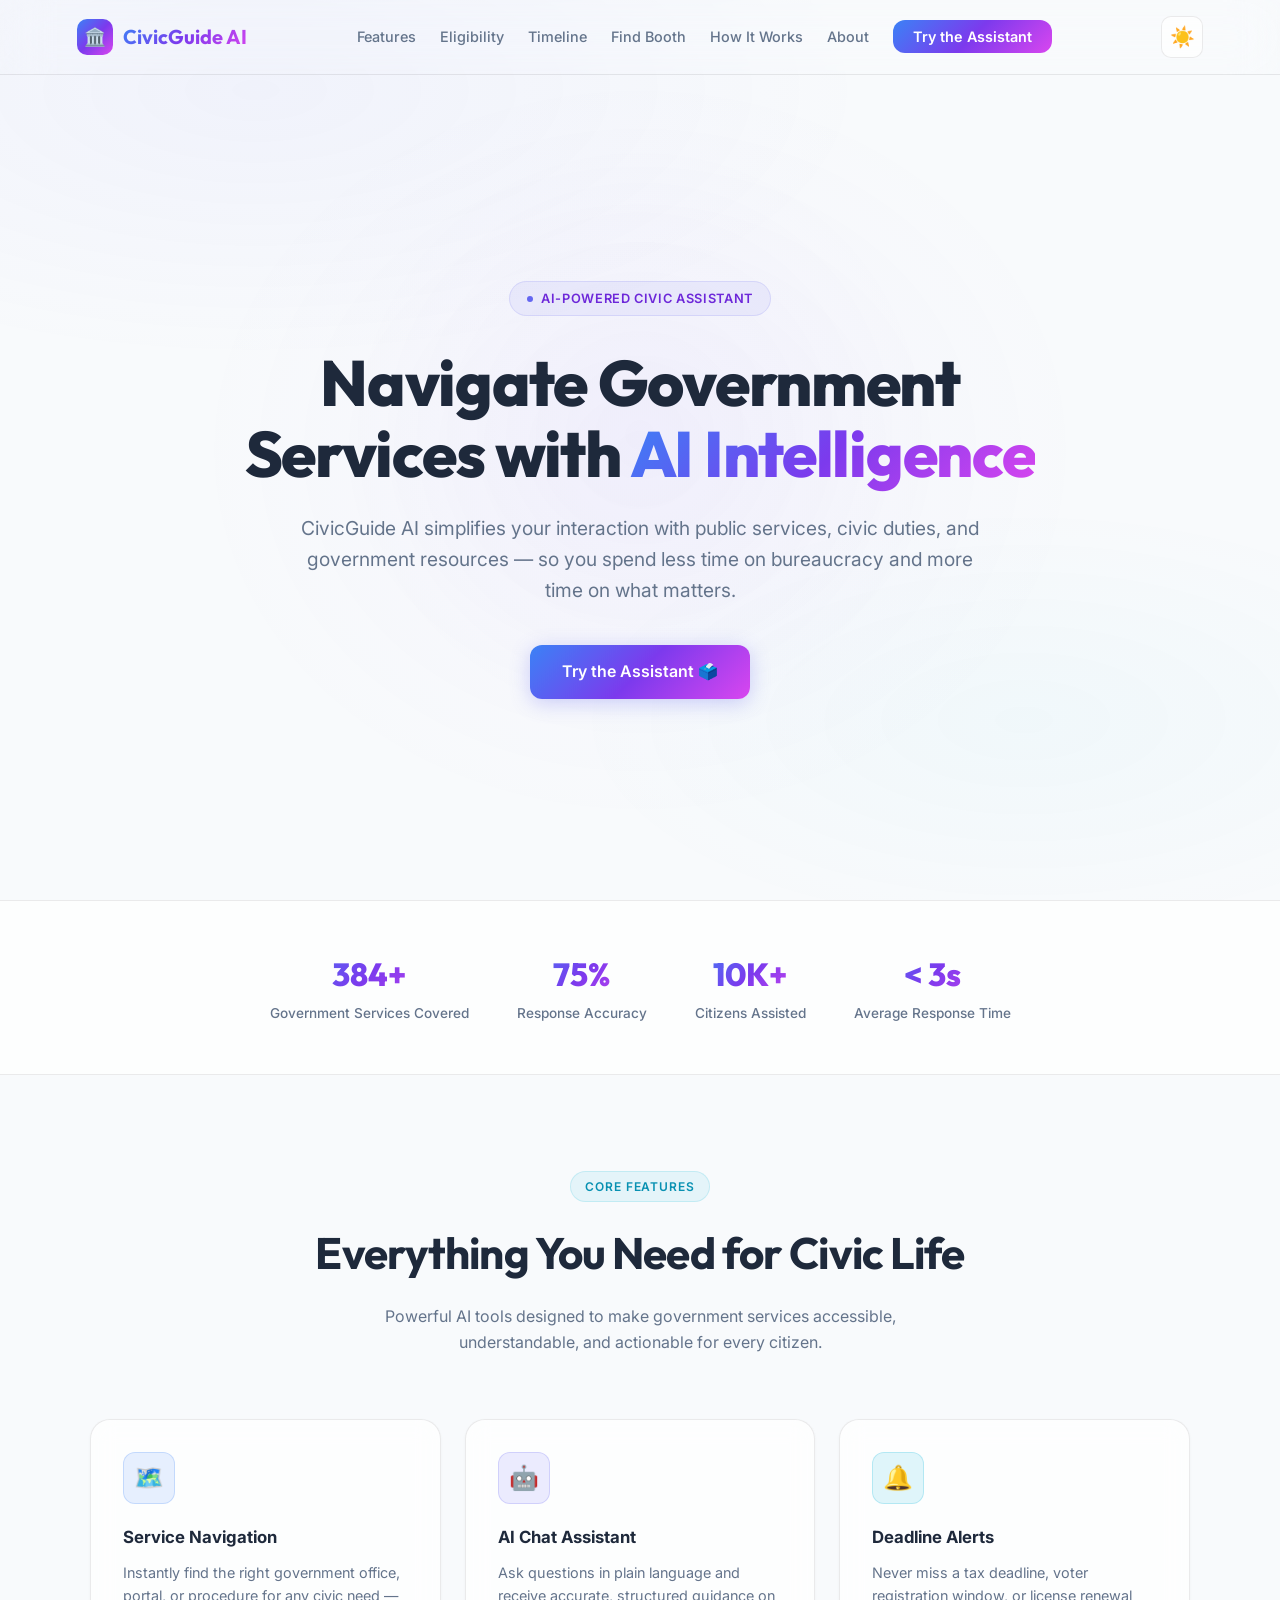
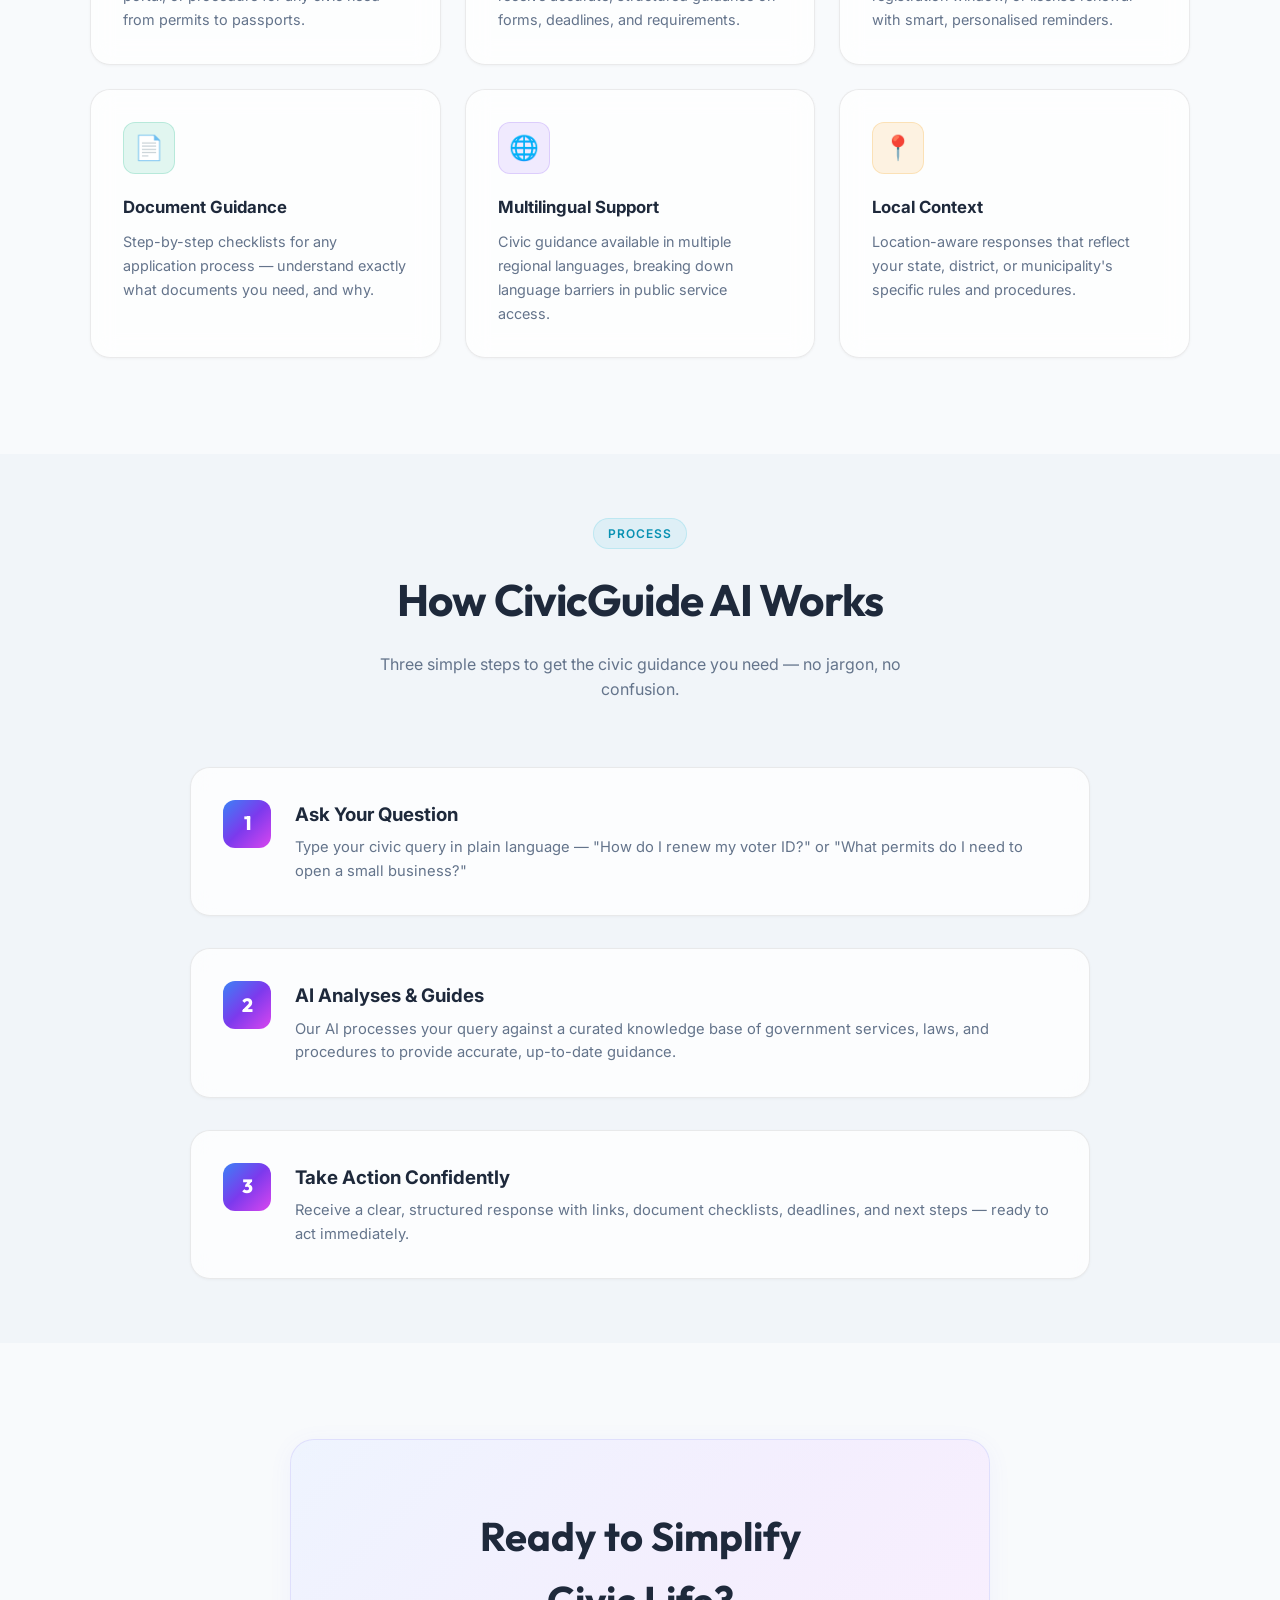
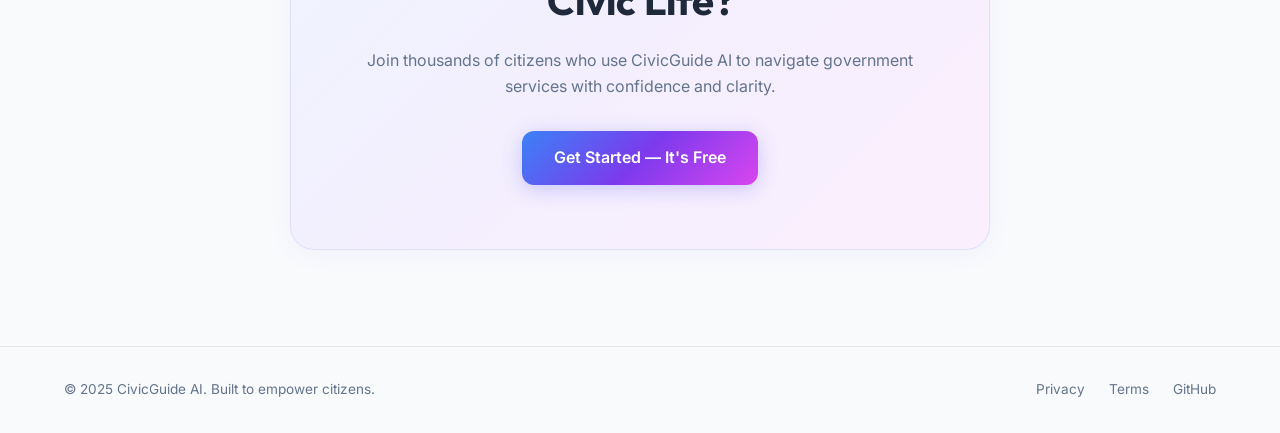
<file: frontend/index.html>
<!DOCTYPE html>
<html lang="en">
<head>
  <meta charset="UTF-8" />
  <meta name="viewport" content="width=device-width, initial-scale=1.0" />
  <meta name="description" content="CivicGuide AI — Your intelligent assistant for navigating government services, civic duties, and public resources with ease." />
  <meta name="theme-color" content="#0a0e1a" />
  <title>CivicGuide AI — Navigate Civic Life Intelligently</title>
  <link rel="stylesheet" href="css/style.css" />
</head>
<body>

  <!-- ── Navbar ─────────────────────────────────────────── -->
  <nav class="navbar">
    <a href="#" class="navbar-brand">
      <div class="brand-icon" aria-hidden="true">🏛️</div>
      <span class="brand-name">CivicGuide AI</span>
    </a>
    <ul class="navbar-links">
      <li><a href="#features">Features</a></li>
      <li><a href="eligibility.html">Eligibility</a></li>
      <li><a href="timeline.html">Timeline</a></li>
      <li><a href="booths.html">Find Booth</a></li>
      <li><a href="#how-it-works">How It Works</a></li>
      <li><a href="#about">About</a></li>
      <li><a href="chat.html" class="btn-nav" id="nav-cta">Try the Assistant</a></li>
    </ul>
    <div style="display: flex; align-items: center; gap: 1rem;">
      <button class="theme-toggle" id="theme-toggle" aria-label="Toggle theme">
        <span class="icon-sun">☀️</span>
        <span class="icon-moon">🌙</span>
      </button>
      <button class="mobile-menu-btn" id="mobile-menu-btn" aria-label="Toggle menu" aria-expanded="false">☰</button>
    </div>
  </nav>

  <!-- ── Main Content ────────────────────────────────────── -->
  <main>
    <!-- ── Hero ───────────────────────────────────────────── -->
  <section class="hero" id="home">
    <div class="hero-content">
      <div class="hero-badge">
        <span class="badge-dot"></span>
        AI-Powered Civic Assistant
      </div>
      <h1 class="hero-title">
        Navigate Government<br />
        Services with <span class="gradient-text">AI Intelligence</span>
      </h1>
      <p class="hero-description">
        CivicGuide AI simplifies your interaction with public services, civic duties,
        and government resources — so you spend less time on bureaucracy and more
        time on what matters.
      </p>
      <div class="hero-actions">
        <a href="chat.html" class="btn-primary" id="hero-cta-primary">
          Try the Assistant 🗳️
        </a>

      </div>
    </div>
  </section>

  <!-- ── Stats Bar ─────────────────────────────────────── -->
  <div class="stats-bar">
    <div class="stat-item">
      <span class="stat-number" id="stat-services">500+</span>
      <span class="stat-label">Government Services Covered</span>
    </div>
    <div class="stat-item">
      <span class="stat-number" id="stat-accuracy">98%</span>
      <span class="stat-label">Response Accuracy</span>
    </div>
    <div class="stat-item">
      <span class="stat-number" id="stat-users">10K+</span>
      <span class="stat-label">Citizens Assisted</span>
    </div>
    <div class="stat-item">
      <span class="stat-number" id="stat-time">< 3s</span>
      <span class="stat-label">Average Response Time</span>
    </div>
  </div>

  <!-- ── Features Section ──────────────────────────────── -->
  <section class="section" id="features">
    <div class="section-header reveal">
      <div class="section-tag">Core Features</div>
      <h2 class="section-title">Everything You Need for Civic Life</h2>
      <p class="section-subtitle">
        Powerful AI tools designed to make government services accessible,
        understandable, and actionable for every citizen.
      </p>
    </div>

    <div class="features-grid">
      <div class="feature-card reveal" id="feature-guide">
        <div class="feature-icon icon-blue" aria-hidden="true">🗺️</div>
        <h3 class="feature-title">Service Navigation</h3>
        <p class="feature-desc">
          Instantly find the right government office, portal, or procedure for any
          civic need — from permits to passports.
        </p>
      </div>

      <div class="feature-card reveal" id="feature-ai-chat">
        <div class="feature-icon icon-indigo" aria-hidden="true">🤖</div>
        <h3 class="feature-title">AI Chat Assistant</h3>
        <p class="feature-desc">
          Ask questions in plain language and receive accurate, structured guidance
          on forms, deadlines, and requirements.
        </p>
      </div>

      <div class="feature-card reveal" id="feature-alerts">
        <div class="feature-icon icon-cyan" aria-hidden="true">🔔</div>
        <h3 class="feature-title">Deadline Alerts</h3>
        <p class="feature-desc">
          Never miss a tax deadline, voter registration window, or license renewal
          with smart, personalised reminders.
        </p>
      </div>

      <div class="feature-card reveal" id="feature-docs">
        <div class="feature-icon icon-emerald" aria-hidden="true">📄</div>
        <h3 class="feature-title">Document Guidance</h3>
        <p class="feature-desc">
          Step-by-step checklists for any application process — understand exactly
          what documents you need, and why.
        </p>
      </div>

      <div class="feature-card reveal" id="feature-multilang">
        <div class="feature-icon icon-violet" aria-hidden="true">🌐</div>
        <h3 class="feature-title">Multilingual Support</h3>
        <p class="feature-desc">
          Civic guidance available in multiple regional languages, breaking down
          language barriers in public service access.
        </p>
      </div>

      <div class="feature-card reveal" id="feature-local">
        <div class="feature-icon icon-amber" aria-hidden="true">📍</div>
        <h3 class="feature-title">Local Context</h3>
        <p class="feature-desc">
          Location-aware responses that reflect your state, district, or municipality's
          specific rules and procedures.
        </p>
      </div>
    </div>
  </section>

  <!-- ── How It Works ──────────────────────────────────── -->
  <section class="section how-it-works" id="how-it-works">
    <div class="section-header reveal">
      <div class="section-tag">Process</div>
      <h2 class="section-title">How CivicGuide AI Works</h2>
      <p class="section-subtitle">
        Three simple steps to get the civic guidance you need — no jargon, no confusion.
      </p>
    </div>

    <div class="steps-container">
      <div class="step-card reveal" id="step-1">
        <div class="step-number">1</div>
        <div class="step-content">
          <h3>Ask Your Question</h3>
          <p>
            Type your civic query in plain language — "How do I renew my voter ID?"
            or "What permits do I need to open a small business?"
          </p>
        </div>
      </div>

      <div class="step-card reveal" id="step-2">
        <div class="step-number">2</div>
        <div class="step-content">
          <h3>AI Analyses &amp; Guides</h3>
          <p>
            Our AI processes your query against a curated knowledge base of government
            services, laws, and procedures to provide accurate, up-to-date guidance.
          </p>
        </div>
      </div>

      <div class="step-card reveal" id="step-3">
        <div class="step-number">3</div>
        <div class="step-content">
          <h3>Take Action Confidently</h3>
          <p>
            Receive a clear, structured response with links, document checklists,
            deadlines, and next steps — ready to act immediately.
          </p>
        </div>
      </div>
    </div>
  </section>

  <!-- ── CTA Section ────────────────────────────────────── -->
  <section class="cta-section" id="about">
    <div class="cta-card reveal">
      <h2>Ready to Simplify<br />Civic Life?</h2>
      <p>
        Join thousands of citizens who use CivicGuide AI to navigate
        government services with confidence and clarity.
      </p>
      <a href="chat.html" class="btn-primary" id="cta-main">
        Get Started — It's Free
      </a>
    </div>
  </section>
  </main>

  <!-- ── Footer ─────────────────────────────────────────── -->
  <footer>
    <span class="footer-copy">© 2025 CivicGuide AI. Built to empower citizens.</span>
    <div class="footer-links">
      <a href="#">Privacy</a>
      <a href="#">Terms</a>
      <a href="#">GitHub</a>
    </div>
  </footer>

  <script src="js/theme.js"></script>
  <script src="js/main.js"></script>
</body>
</html>
</file>
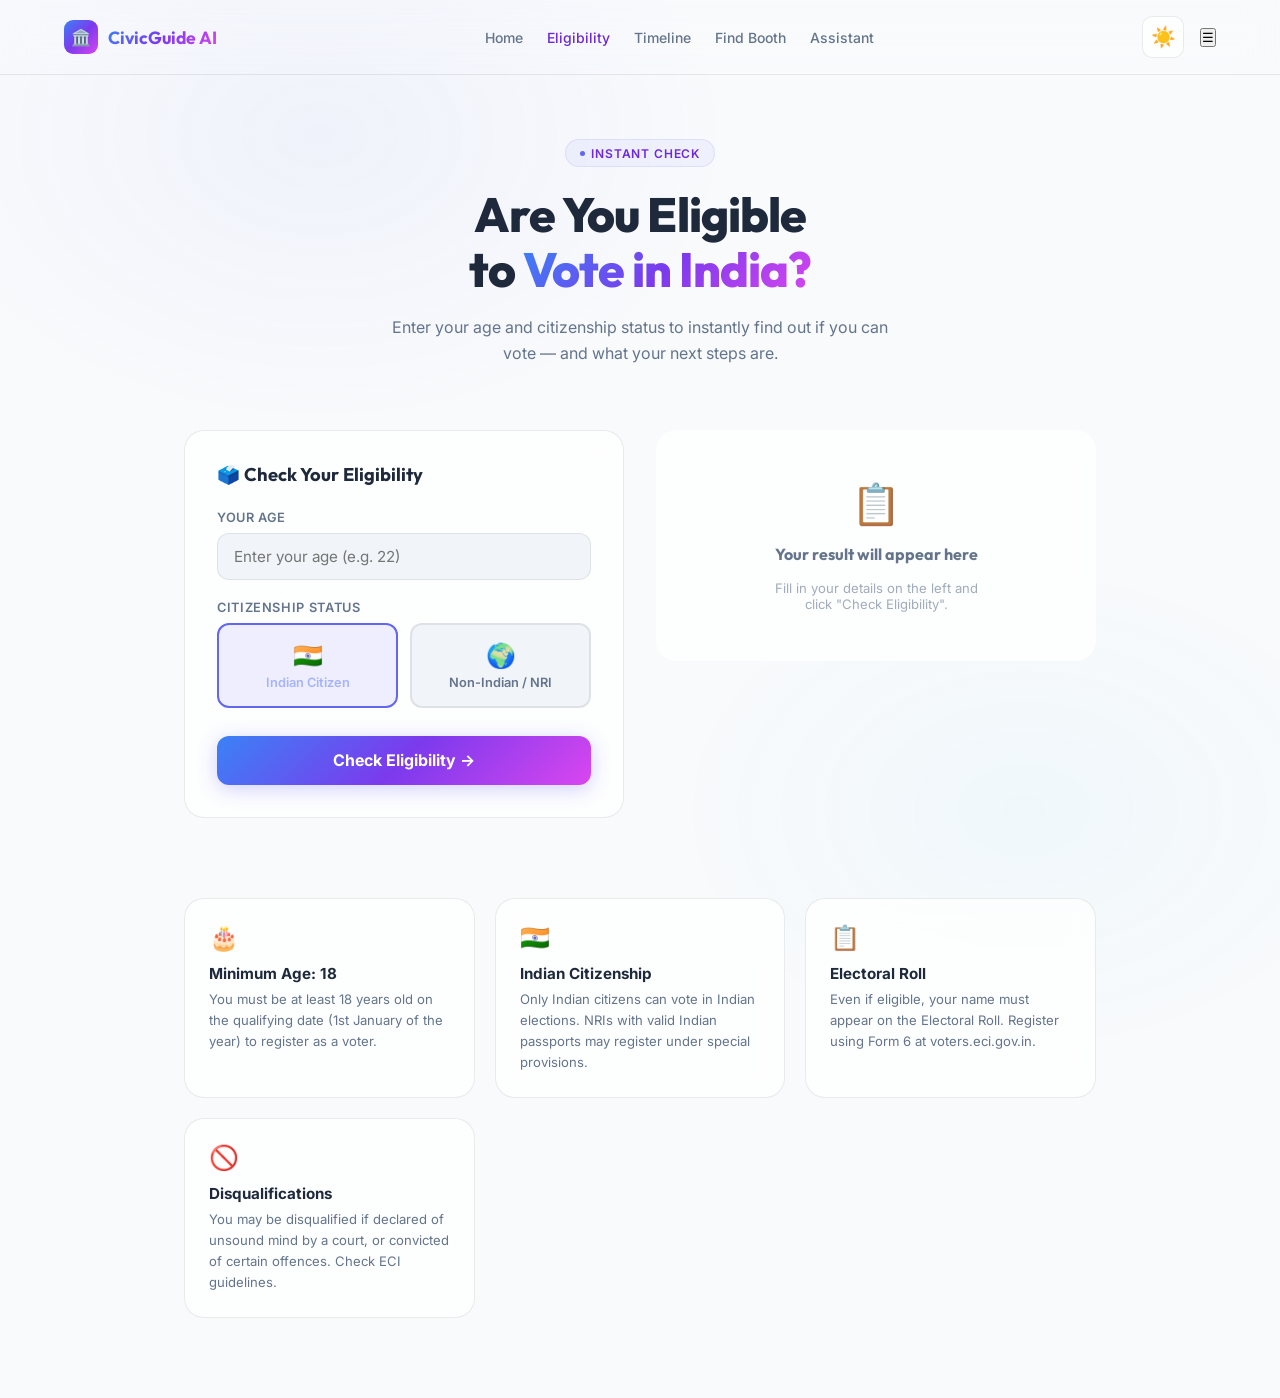
<file: frontend/eligibility.html>
<!DOCTYPE html>
<html lang="en">
<head>
  <meta charset="UTF-8" />
  <meta name="viewport" content="width=device-width, initial-scale=1.0" />
  <meta name="description" content="CivicGuide AI — Check your voter eligibility for Indian elections instantly." />
  <title>Voter Eligibility Checker — CivicGuide AI</title>
  <link rel="stylesheet" href="css/eligibility.css" />
</head>
<body>

  <!-- Navbar -->
  <nav class="navbar">
    <a href="index.html" class="navbar-brand">
      <div class="brand-icon" aria-hidden="true">🏛️</div>
      <span class="brand-name">CivicGuide AI</span>
    </a>
    <ul class="navbar-links">
      <li><a href="index.html">Home</a></li>
      <li><a href="eligibility.html" class="active" aria-current="page">Eligibility</a></li>
      <li><a href="timeline.html">Timeline</a></li>
      <li><a href="booths.html">Find Booth</a></li>
      <li><a href="chat.html">Assistant</a></li>
    </ul>
    <div style="display: flex; align-items: center; gap: 1rem;">
      <button class="theme-toggle" id="theme-toggle" aria-label="Toggle theme">
        <span class="icon-sun">☀️</span>
        <span class="icon-moon">🌙</span>
      </button>
      <button class="mobile-menu-btn" id="mobile-menu-btn" aria-label="Toggle menu" aria-expanded="false">☰</button>
    </div>
  </nav>

  <!-- Page Header -->
  <header class="page-header">
    <div class="page-tag">
      <span class="page-tag-dot"></span>
      Instant Check
    </div>
    <h1 class="page-title">
      Are You Eligible<br />to <span class="gradient-text">Vote in India?</span>
    </h1>
    <p class="page-subtitle">
      Enter your age and citizenship status to instantly find out if you can vote —
      and what your next steps are.
    </p>
  </header>

  <!-- Main Layout: Form + Result side by side -->
  <main class="main-layout">

    <!-- ── LEFT: Checker Form ──────────────────────────── -->
    <section class="checker-card" aria-labelledby="form-title">
      <h2 id="form-title">🗳️ Check Your Eligibility</h2>

      <form id="eligibility-form" novalidate>

        <!-- Age input -->
        <div class="form-group">
          <label for="age-input">Your Age</label>
          <input
            type="number"
            id="age-input"
            placeholder="Enter your age (e.g. 22)"
            min="0"
            max="130"
            inputmode="numeric"
            autocomplete="off"
            aria-describedby="age-error"
          />
          <span class="input-error" id="age-error">Please enter a valid age.</span>
        </div>

        <!-- Citizenship toggle -->
        <div class="form-group">
          <label>Citizenship Status</label>
          <div class="citizenship-toggle" role="radiogroup" aria-label="Citizenship status">

            <div class="toggle-pill">
              <input
                type="radio"
                name="citizenship"
                id="citizen-yes"
                value="indian"
                checked
              />
              <label for="citizen-yes">
                <span class="pill-icon" aria-hidden="true">🇮🇳</span>
                <span class="pill-label">Indian Citizen</span>
              </label>
            </div>

            <div class="toggle-pill">
              <input
                type="radio"
                name="citizenship"
                id="citizen-no"
                value="non-indian"
              />
              <label for="citizen-no">
                <span class="pill-icon" aria-hidden="true">🌍</span>
                <span class="pill-label">Non-Indian / NRI</span>
              </label>
            </div>

          </div>
        </div>

        <button type="submit" class="check-btn" id="check-btn">
          <span class="spinner" id="spinner"></span>
          <span id="btn-label">Check Eligibility →</span>
        </button>

      </form>
    </section>

    <!-- ── RIGHT: Result Panel ─────────────────────────── -->
    <section class="result-panel" aria-live="polite" aria-label="Eligibility result">

      <!-- Empty State -->
      <div class="result-empty" id="result-empty">
        <div class="result-empty-icon" aria-hidden="true">📋</div>
        <h3>Your result will appear here</h3>
        <p>Fill in your details on the left and click "Check Eligibility".</p>
      </div>

      <!-- Result Card (shown after check) -->
      <div class="result-card" id="result-card">

        <!-- Status Banner -->
        <div class="result-banner" id="result-banner">
          <div class="result-status-row">
            <div class="result-icon" id="result-icon" aria-hidden="true">✅</div>
            <div>
              <div class="result-verdict" id="result-verdict">Eligible to Vote</div>
            </div>
          </div>
          <div class="criteria-badges" id="criteria-badges"></div>
        </div>

        <!-- Body -->
        <div class="result-body">

          <div class="result-section">
            <h4>📝 Explanation</h4>
            <p class="result-explanation" id="result-explanation"></p>
          </div>

          <div class="result-section">
            <h4>👣 Next Steps</h4>
            <ul class="next-steps-list" id="next-steps-list"></ul>
          </div>

        </div>

        <!-- Actions -->
        <div class="result-actions" id="result-actions"></div>

      </div>

    </section>

  </main>

  <!-- Info Cards -->
  <section class="info-section" aria-label="Eligibility information">
    <div class="info-card">
      <div class="info-icon" aria-hidden="true">🎂</div>
      <h3>Minimum Age: 18</h3>
      <p>You must be at least 18 years old on the qualifying date (1st January of the year) to register as a voter.</p>
    </div>
    <div class="info-card">
      <div class="info-icon" aria-hidden="true">🇮🇳</div>
      <h3>Indian Citizenship</h3>
      <p>Only Indian citizens can vote in Indian elections. NRIs with valid Indian passports may register under special provisions.</p>
    </div>
    <div class="info-card">
      <div class="info-icon" aria-hidden="true">📋</div>
      <h3>Electoral Roll</h3>
      <p>Even if eligible, your name must appear on the Electoral Roll. Register using Form 6 at voters.eci.gov.in.</p>
    </div>
    <div class="info-card">
      <div class="info-icon" aria-hidden="true">🚫</div>
      <h3>Disqualifications</h3>
      <p>You may be disqualified if declared of unsound mind by a court, or convicted of certain offences. Check ECI guidelines.</p>
    </div>
  </section>

  <script src="js/main.js"></script>
  <script src="js/theme.js"></script>
  <script type="module" src="js/eligibility.js"></script>
</body>
</html>
</file>
<file: frontend/css/style.css>
@import url('theme.css');

/* ─── Aliases for backward compat ───────────────────────── */
:root {
  --bg-primary:      var(--bg);
  --text-primary:    var(--text);
  --text-secondary:  var(--text-muted);
  --accent-gradient: var(--gradient);
  --eligible-green:  var(--eligible);
  --ineligible-amber:var(--warning);
  --error-red:       var(--error);
}

*, *::before, *::after {
  margin: 0;
  padding: 0;
  box-sizing: border-box;
}

html {
  scroll-behavior: smooth;
}

body {
  font-family: 'Inter', sans-serif;
  background-color: var(--bg);
  color: var(--text);
  line-height: 1.6;
  overflow-x: hidden;
}

/* ─── Background Mesh ───────────────────────────────────── */
body::before {
  content: '';
  position: fixed;
  inset: 0;
  background:
    radial-gradient(ellipse 80% 50% at 20% 10%, var(--glow-1) 0%, transparent 60%),
    radial-gradient(ellipse 60% 40% at 80% 80%, var(--glow-2) 0%, transparent 60%),
    radial-gradient(ellipse 50% 60% at 50% 50%, var(--glow-3) 0%, transparent 70%);
  pointer-events: none;
  z-index: 0;
}

body::after {
  content: '';
  position: fixed;
  top: 15%; left: 50%; transform: translateX(-50%);
  width: 600px; height: 600px;
  background: radial-gradient(circle, var(--glow-3) 0%, transparent 70%);
  pointer-events: none; z-index: 0;
  animation: heroGlow 8s ease-in-out infinite alternate;
}

@keyframes heroGlow {
  0% { opacity: 0.6; transform: translateX(-50%) scale(1); }
  100% { opacity: 1; transform: translateX(-50%) scale(1.15); }
}

/* ─── Navbar ────────────────────────────────────────────── */
.navbar {
  position: fixed;
  top: 0; left: 0; right: 0;
  z-index: 100;
  display: flex;
  align-items: center;
  justify-content: space-between;
  padding: 1rem 6%;
  background: var(--bg-elevated);
  backdrop-filter: blur(24px);
  -webkit-backdrop-filter: blur(24px);
  border-bottom: 1px solid var(--border);
  transition: background 0.3s ease;
}

.navbar-brand {
  display: flex;
  align-items: center;
  gap: 0.625rem;
  text-decoration: none;
}

.brand-icon {
  width: 36px;
  height: 36px;
  background: var(--accent-gradient);
  border-radius: 10px;
  display: flex;
  align-items: center;
  justify-content: center;
  font-size: 1.1rem;
}

.brand-name {
  font-family: 'Outfit', sans-serif;
  font-size: 1.25rem;
  font-weight: 700;
  background: var(--accent-gradient);
  -webkit-background-clip: text;
  -webkit-text-fill-color: transparent;
  background-clip: text;
}

.navbar-links {
  display: flex;
  align-items: center;
  gap: 1.5rem;
  list-style: none;
}

.navbar-links a {
  color: var(--text-secondary);
  text-decoration: none;
  font-size: 0.9rem;
  font-weight: 500;
  transition: var(--transition);
}

.navbar-links a:hover {
  color: var(--text-primary);
}

.btn-nav {
  padding: 0.5rem 1.25rem;
  background: var(--accent-gradient);
  color: white !important;
  border-radius: var(--radius-sm);
  font-weight: 600 !important;
  transition: var(--transition) !important;
}

.btn-nav:hover {
  opacity: 0.9;
  transform: translateY(-1px);
  box-shadow: 0 8px 24px rgba(99, 102, 241, 0.25) !important;
}

/* ─── Hero Section ──────────────────────────────────────── */
.hero {
  position: relative;
  min-height: 100vh;
  display: flex;
  align-items: center;
  justify-content: center;
  text-align: center;
  padding: 8rem 6% 3rem;
  z-index: 1;
}

.hero-badge {
  display: inline-flex;
  align-items: center;
  gap: 0.5rem;
  padding: 0.4rem 1.1rem;
  background: rgba(99, 102, 241, 0.08);
  border: 1px solid rgba(99, 102, 241, 0.15);
  border-radius: 999px;
  font-size: 0.8rem;
  font-weight: 600;
  color: #6d28d9;
  letter-spacing: 0.05em;
  text-transform: uppercase;
  margin-bottom: 2rem;
  animation: fadeInDown 0.6s ease, badgeFloat 4s ease-in-out infinite 1s;
}

@keyframes badgeFloat {
  0%, 100% { transform: translateY(0); }
  50% { transform: translateY(-6px); }
}

.badge-dot {
  width: 6px;
  height: 6px;
  background: #6366f1;
  border-radius: 50%;
  animation: pulse 2s infinite;
}

@keyframes pulse {
  0%, 100% { opacity: 1; transform: scale(1); }
  50% { opacity: 0.6; transform: scale(1.4); }
}

.hero-title {
  font-family: 'Outfit', sans-serif;
  font-size: clamp(2.5rem, 5vw, 4.5rem);
  font-weight: 800;
  line-height: 1.1;
  letter-spacing: -0.02em;
  margin-bottom: 1.5rem;
  animation: fadeInUp 0.7s ease 0.1s both;
}

.hero-title .gradient-text {
  background: var(--accent-gradient);
  -webkit-background-clip: text;
  -webkit-text-fill-color: transparent;
  background-clip: text;
}

.hero-description {
  font-size: clamp(1rem, 2vw, 1.2rem);
  color: var(--text-secondary);
  max-width: 680px;
  margin: 0 auto 2.5rem;
  font-weight: 400;
  animation: fadeInUp 0.7s ease 0.2s both;
}

.hero-actions {
  display: flex;
  align-items: center;
  justify-content: center;
  gap: 1rem;
  flex-wrap: wrap;
  animation: fadeInUp 0.7s ease 0.3s both;
}

.btn-primary {
  display: inline-flex;
  align-items: center;
  gap: 0.5rem;
  padding: 0.875rem 2rem;
  background: var(--accent-gradient);
  color: white;
  border: none;
  border-radius: var(--radius-sm);
  font-size: 1rem;
  font-weight: 600;
  cursor: pointer;
  text-decoration: none;
  transition: var(--transition);
  box-shadow: 0 4px 20px rgba(99, 102, 241, 0.3);
}

.btn-primary:hover {
  transform: translateY(-2px);
  box-shadow: 0 8px 32px rgba(99, 102, 241, 0.45);
}

.btn-secondary {
  display: inline-flex;
  align-items: center;
  gap: 0.5rem;
  padding: 0.875rem 2rem;
  background: var(--bg-card);
  color: var(--text-primary);
  border: 1px solid var(--border);
  border-radius: var(--radius-sm);
  font-size: 1rem;
  font-weight: 600;
  cursor: pointer;
  text-decoration: none;
  transition: var(--transition);
}

.btn-secondary:hover {
  border-color: rgba(99, 102, 241, 0.4);
  background: rgba(99, 102, 241, 0.05);
  transform: translateY(-2px);
}

/* ─── Stats Bar ─────────────────────────────────────────── */
.stats-bar {
  position: relative;
  z-index: 1;
  display: flex;
  justify-content: center;
  gap: 3rem;
  padding: 3rem 5%;
  flex-wrap: wrap;
  border-top: 1px solid var(--border);
  border-bottom: 1px solid var(--border);
  background: var(--bg-card);
}

.stat-item {
  text-align: center;
}

.stat-number {
  font-family: 'Outfit', sans-serif;
  font-size: 2rem;
  font-weight: 800;
  background: var(--accent-gradient);
  -webkit-background-clip: text;
  -webkit-text-fill-color: transparent;
  background-clip: text;
  display: block;
}

.stat-label {
  font-size: 0.85rem;
  color: var(--text-muted);
  font-weight: 500;
  margin-top: 0.25rem;
}

/* ─── Features Section ──────────────────────────────────── */
.section {
  position: relative;
  z-index: 1;
  padding: 6rem 5%;
}

.section-header {
  text-align: center;
  margin-bottom: 4rem;
}

.section-tag {
  display: inline-block;
  padding: 0.3rem 0.875rem;
  background: rgba(6, 182, 212, 0.08);
  border: 1px solid rgba(6, 182, 212, 0.15);
  border-radius: 999px;
  font-size: 0.75rem;
  font-weight: 600;
  color: #0891b2;
  text-transform: uppercase;
  letter-spacing: 0.08em;
  margin-bottom: 1rem;
}

.section-title {
  font-family: 'Outfit', sans-serif;
  font-size: clamp(1.75rem, 4vw, 2.75rem);
  font-weight: 700;
  letter-spacing: -0.02em;
  margin-bottom: 1rem;
}

.section-subtitle {
  color: var(--text-secondary);
  font-size: 1rem;
  max-width: 560px;
  margin: 0 auto;
}

.features-grid {
  display: grid;
  grid-template-columns: repeat(auto-fit, minmax(300px, 1fr));
  gap: 1.5rem;
  max-width: 1100px;
  margin: 0 auto;
}

.feature-card {
  background: var(--bg-card);
  border: 1px solid var(--border);
  border-radius: var(--radius);
  padding: 2rem;
  transition: var(--transition);
  position: relative;
  overflow: hidden;
  backdrop-filter: blur(12px);
  -webkit-backdrop-filter: blur(12px);
  box-shadow: 0 1px 3px rgba(0,0,0,0.04);
}

.feature-card::before {
  content: '';
  position: absolute;
  top: 0; left: 0; right: 0;
  height: 2px;
  background: var(--accent-gradient);
  opacity: 0;
  transition: opacity 0.4s ease;
}

.feature-card::after {
  content: '';
  position: absolute;
  inset: 0;
  border-radius: var(--radius);
  background: linear-gradient(135deg, rgba(99,102,241,0.04), rgba(6,182,212,0.02));
  opacity: 0;
  transition: opacity 0.4s ease;
  pointer-events: none;
}

.feature-card:hover {
  border-color: rgba(99, 102, 241, 0.25);
  transform: translateY(-6px);
  box-shadow: 0 12px 40px rgba(99, 102, 241, 0.15);
}

.feature-card:hover::before { opacity: 1; }
.feature-card:hover::after { opacity: 1; }

.feature-icon {
  width: 52px;
  height: 52px;
  border-radius: 12px;
  display: flex;
  align-items: center;
  justify-content: center;
  font-size: 1.5rem;
  margin-bottom: 1.25rem;
}

.icon-blue { background: rgba(59, 130, 246, 0.12); border: 1px solid rgba(59, 130, 246, 0.2); }
.icon-indigo { background: rgba(99, 102, 241, 0.12); border: 1px solid rgba(99, 102, 241, 0.2); }
.icon-cyan { background: rgba(6, 182, 212, 0.12); border: 1px solid rgba(6, 182, 212, 0.2); }
.icon-emerald { background: rgba(16, 185, 129, 0.12); border: 1px solid rgba(16, 185, 129, 0.2); }
.icon-violet { background: rgba(139, 92, 246, 0.12); border: 1px solid rgba(139, 92, 246, 0.2); }
.icon-amber { background: rgba(245, 158, 11, 0.12); border: 1px solid rgba(245, 158, 11, 0.2); }

.feature-title {
  font-weight: 700;
  font-size: 1.05rem;
  margin-bottom: 0.6rem;
}

.feature-desc {
  color: var(--text-secondary);
  font-size: 0.9rem;
  line-height: 1.65;
}

/* ─── How It Works ──────────────────────────────────────── */
.how-it-works {
  background: var(--bg-input);
  padding: 4rem 5%;
}

.steps-container {
  max-width: 900px;
  margin: 0 auto;
  display: grid;
  gap: 2rem;
}

.step-card {
  display: flex;
  align-items: flex-start;
  gap: 1.5rem;
  padding: 2rem;
  background: var(--bg-card);
  border: 1px solid var(--border);
  border-radius: var(--radius);
  transition: var(--transition);
  backdrop-filter: blur(12px);
  -webkit-backdrop-filter: blur(12px);
  box-shadow: 0 1px 3px rgba(0,0,0,0.04);
}

.step-card:hover {
  border-color: var(--border-hover);
  transform: translateX(6px);
  box-shadow: var(--shadow-glow);
}

.step-number {
  flex-shrink: 0;
  width: 48px;
  height: 48px;
  background: var(--accent-gradient);
  border-radius: 12px;
  display: flex;
  align-items: center;
  justify-content: center;
  font-family: 'Outfit', sans-serif;
  font-size: 1.2rem;
  font-weight: 800;
  color: white;
}

.step-content h3 {
  font-weight: 700;
  margin-bottom: 0.4rem;
}

.step-content p {
  color: var(--text-secondary);
  font-size: 0.92rem;
}

/* ─── CTA Section ───────────────────────────────────────── */
.cta-section {
  text-align: center;
  padding: 6rem 5%;
  position: relative;
  z-index: 1;
}

.cta-card {
  max-width: 700px;
  margin: 0 auto;
  padding: 4rem 3rem;
  background: var(--bg-card);
  border: 1px solid var(--border-hover);
  border-radius: 24px;
  position: relative;
  overflow: hidden;
  backdrop-filter: blur(12px);
  -webkit-backdrop-filter: blur(12px);
  box-shadow: 0 4px 24px rgba(99, 102, 241, 0.06);
}

.cta-card::before {
  content: '';
  position: absolute;
  inset: -1px;
  background: var(--accent-gradient);
  border-radius: 24px;
  z-index: -1;
  opacity: 0.08;
  transition: opacity 0.5s ease;
}

.cta-card:hover::before { opacity: 0.18; }

.cta-card h2 {
  font-family: 'Outfit', sans-serif;
  font-size: clamp(1.75rem, 4vw, 2.5rem);
  font-weight: 700;
  margin-bottom: 1rem;
}

.cta-card p {
  color: var(--text-secondary);
  font-size: 1rem;
  margin-bottom: 2rem;
}

/* ─── Footer ────────────────────────────────────────────── */
footer {
  position: relative;
  z-index: 1;
  padding: 2rem 5%;
  border-top: 1px solid var(--border);
  display: flex;
  align-items: center;
  justify-content: space-between;
  flex-wrap: wrap;
  gap: 1rem;
}

.footer-copy {
  color: var(--text-muted);
  font-size: 0.85rem;
}

.footer-links {
  display: flex;
  gap: 1.5rem;
}

.footer-links a {
  color: var(--text-muted);
  text-decoration: none;
  font-size: 0.85rem;
  transition: var(--transition);
}

.footer-links a:hover {
  color: var(--text-secondary);
}

/* ─── Animations ────────────────────────────────────────── */
@keyframes fadeInDown {
  from { opacity: 0; transform: translateY(-20px); }
  to   { opacity: 1; transform: translateY(0); }
}

@keyframes fadeInUp {
  from { opacity: 0; transform: translateY(24px); }
  to   { opacity: 1; transform: translateY(0); }
}

.reveal {
  opacity: 0;
  transform: translateY(30px);
  transition: opacity 0.6s ease, transform 0.6s ease;
}

.reveal.visible {
  opacity: 1;
  transform: translateY(0);
}

/* ─── Mobile Menu Button ───────────────────────────────── */
.mobile-menu-btn {
  display: none;
  background: none; border: none; color: var(--text);
  font-size: 1.5rem; cursor: pointer;
  padding: 0.25rem;
  transition: var(--transition);
}
.mobile-menu-btn:hover { color: #a5b4fc; }

/* ─── Responsive ────────────────────────────────────────── */
@media (max-width: 768px) {
  .mobile-menu-btn { display: block; }
  .navbar-links { display: none; }
  .navbar-links.open {
    display: flex; flex-direction: column;
    position: absolute; top: 100%; left: 0; right: 0;
    background: var(--bg-elevated);
    backdrop-filter: blur(20px);
    padding: 1.5rem 5%; gap: 1rem;
    border-bottom: 1px solid var(--border);
    animation: fadeInDown 0.3s ease;
  }
  .stats-bar { gap: 1.5rem; }
  .step-card { flex-direction: column; }
  .cta-card { padding: 2.5rem 1.5rem; }
  footer { flex-direction: column; text-align: center; }
  .hero { padding: 7rem 5% 3rem; }
  .features-grid { grid-template-columns: 1fr; }
}
</file>
<file: frontend/css/eligibility.css>
@import url('theme.css');

*, *::before, *::after { margin:0; padding:0; box-sizing:border-box; }

body {
  font-family: 'Inter', sans-serif;
  background: var(--bg);
  color: var(--text);
  min-height: 100vh;
  overflow-x: hidden;
}

/* Ambient glow */
body::before {
  content: '';
  position: fixed;
  top: -20%; left: -10%;
  width: 70%; height: 70%;
  background: radial-gradient(ellipse, rgba(99,102,241,0.05) 0%, transparent 65%);
  pointer-events: none; z-index: 0;
}
body::after {
  content: '';
  position: fixed;
  bottom: -20%; right: -10%;
  width: 60%; height: 60%;
  background: radial-gradient(ellipse, rgba(6,182,212,0.03) 0%, transparent 65%);
  pointer-events: none; z-index: 0;
}

/* ─── Navbar ──────────────────────────────────────────── */
.navbar {
  position: sticky;
  top: 0;
  z-index: 50;
  display: flex;
  align-items: center;
  justify-content: space-between;
  padding: 1rem 5%;
  background: var(--bg-elevated);
  backdrop-filter: blur(18px);
  border-bottom: 1px solid var(--border);
}

.navbar-brand {
  display: flex;
  align-items: center;
  gap: 0.6rem;
  text-decoration: none;
}

.brand-icon {
  width: 34px; height: 34px;
  background: var(--gradient);
  border-radius: 9px;
  display: flex; align-items: center; justify-content: center;
  font-size: 1rem;
}

.brand-name {
  font-family: 'Outfit', sans-serif;
  font-size: 1.1rem; font-weight: 700;
  background: var(--gradient);
  -webkit-background-clip: text;
  -webkit-text-fill-color: transparent;
  background-clip: text;
}

.navbar-links { display: flex; gap: 1.5rem; list-style: none; }
.navbar-links a {
  color: var(--text-muted);
  text-decoration: none;
  font-size: 0.875rem;
  font-weight: 500;
  transition: var(--transition);
}
.navbar-links a:hover { color: var(--text); }
.navbar-links .active { color: #6d28d9; }

/* ─── Page Header ─────────────────────────────────────── */
.page-header {
  text-align: center;
  padding: 4rem 5% 2rem;
  position: relative; z-index: 1;
}

.page-tag {
  display: inline-flex;
  align-items: center;
  gap: 0.4rem;
  padding: 0.35rem 0.875rem;
  background: rgba(99,102,241,0.06);
  border: 1px solid rgba(99,102,241,0.12);
  border-radius: 999px;
  font-size: 0.75rem; font-weight: 600;
  color: #6d28d9;
  text-transform: uppercase;
  letter-spacing: 0.07em;
  margin-bottom: 1.25rem;
}

.page-tag-dot {
  width: 5px; height: 5px;
  background: #6366f1;
  border-radius: 50%;
  animation: pulse 2s infinite;
}

@keyframes pulse {
  0%,100%{ opacity:1; transform:scale(1); }
  50%     { opacity:0.5; transform:scale(1.4); }
}

.page-title {
  font-family: 'Outfit', sans-serif;
  font-size: clamp(2rem, 5vw, 3rem);
  font-weight: 800;
  letter-spacing: -0.02em;
  line-height: 1.15;
  margin-bottom: 1rem;
}

.gradient-text {
  background: var(--gradient);
  -webkit-background-clip: text;
  -webkit-text-fill-color: transparent;
  background-clip: text;
}

.page-subtitle {
  color: var(--text-muted);
  font-size: 1rem;
  max-width: 520px;
  margin: 0 auto;
  line-height: 1.65;
}

/* ─── Main Layout ─────────────────────────────────────── */
.main-layout {
  position: relative; z-index: 1;
  max-width: 1040px;
  margin: 0 auto;
  padding: 2rem 5% 5rem;
  display: grid;
  grid-template-columns: 1fr 1fr;
  gap: 2rem;
  align-items: start;
}

/* ─── Checker Card ────────────────────────────────────── */
.checker-card {
  background: var(--bg-card);
  backdrop-filter: blur(12px);
  -webkit-backdrop-filter: blur(12px);
  border: 1px solid var(--border);
  border-radius: var(--radius);
  padding: 2rem;
}

.checker-card h2 {
  font-family: 'Outfit', sans-serif;
  font-size: 1.15rem;
  font-weight: 700;
  margin-bottom: 1.5rem;
  display: flex;
  align-items: center;
  gap: 0.5rem;
}

/* Form */
.form-group {
  margin-bottom: 1.25rem;
}

.form-group label {
  display: block;
  font-size: 0.8rem;
  font-weight: 600;
  color: var(--text-muted);
  letter-spacing: 0.05em;
  text-transform: uppercase;
  margin-bottom: 0.5rem;
}

.form-group input[type="number"],
.form-group select {
  width: 100%;
  padding: 0.8rem 1rem;
  background: var(--bg-input);
  border: 1px solid var(--border);
  border-radius: var(--radius-sm);
  color: var(--text);
  font-size: 0.95rem;
  font-family: 'Inter', sans-serif;
  outline: none;
  appearance: none;
  -webkit-appearance: none;
  transition: var(--transition);
}

.form-group input[type="number"]:focus,
.form-group select:focus {
  border-color: rgba(99,102,241,0.5);
  box-shadow: 0 0 0 3px rgba(99,102,241,0.1);
}

/* Select wrapper with custom arrow */
.select-wrapper {
  position: relative;
}

.select-wrapper::after {
  content: '▾';
  position: absolute;
  right: 1rem;
  top: 50%;
  transform: translateY(-50%);
  color: var(--text-muted);
  pointer-events: none;
  font-size: 0.9rem;
}

.select-wrapper select { padding-right: 2.5rem; }

/* Citizenship toggle pills */
.citizenship-toggle {
  display: grid;
  grid-template-columns: 1fr 1fr;
  gap: 0.75rem;
}

.toggle-pill {
  position: relative;
}

.toggle-pill input[type="radio"] {
  position: absolute;
  opacity: 0;
  width: 0; height: 0;
}

.toggle-pill label {
  display: flex;
  flex-direction: column;
  align-items: center;
  gap: 0.3rem;
  padding: 1rem;
  background: var(--bg-input);
  border: 2px solid var(--border);
  border-radius: var(--radius-sm);
  cursor: pointer;
  transition: var(--transition);
  text-transform: none !important;
  letter-spacing: 0 !important;
  font-size: 0.85rem !important;
  font-weight: 500 !important;
  color: var(--text-muted) !important;
}

.toggle-pill label .pill-icon { font-size: 1.5rem; }
.toggle-pill label .pill-label { font-size: 0.8rem; font-weight: 600; }

.toggle-pill input:checked + label {
  border-color: #6366f1;
  background: rgba(99,102,241,0.1);
  color: #a5b4fc !important;
}

.toggle-pill label:hover {
  border-color: rgba(99,102,241,0.35);
  color: var(--text) !important;
}

/* Submit button */
.check-btn {
  width: 100%;
  padding: 0.9rem;
  background: var(--gradient);
  border: none;
  border-radius: var(--radius-sm);
  color: white;
  font-size: 1rem;
  font-weight: 700;
  font-family: 'Inter', sans-serif;
  cursor: pointer;
  transition: var(--transition);
  margin-top: 0.5rem;
  box-shadow: 0 4px 20px rgba(99,102,241,0.3);
  display: flex;
  align-items: center;
  justify-content: center;
  gap: 0.5rem;
}

.check-btn:hover { transform: translateY(-2px); box-shadow: 0 8px 28px rgba(99,102,241,0.4); }
.check-btn:active { transform: translateY(0); }
.check-btn:disabled { opacity: 0.55; cursor: not-allowed; transform: none; }

/* Spinner */
.spinner {
  width: 16px; height: 16px;
  border: 2px solid rgba(255,255,255,0.3);
  border-top-color: white;
  border-radius: 50%;
  animation: spin 0.7s linear infinite;
  display: none;
}
@keyframes spin { to { transform: rotate(360deg); } }

/* Input error */
.input-error {
  font-size: 0.75rem;
  color: var(--error-red);
  margin-top: 0.3rem;
  display: none;
}

/* ─── Result Panel ────────────────────────────────────── */
.result-panel {
  position: sticky;
  top: 80px;
}

/* Empty state */
.result-empty {
  background: var(--bg-card);
  backdrop-filter: blur(12px);
  -webkit-backdrop-filter: blur(12px);
  border: 1px dashed rgba(255,255,255,0.1);
  border-radius: var(--radius);
  padding: 3rem 2rem;
  text-align: center;
  display: flex;
  flex-direction: column;
  align-items: center;
  gap: 1rem;
}

.result-empty-icon { font-size: 2.5rem; }

.result-empty h3 {
  font-family: 'Outfit', sans-serif;
  font-size: 1rem;
  font-weight: 700;
  color: var(--text-muted);
}

.result-empty p {
  font-size: 0.82rem;
  color: var(--text-muted);
  opacity: 0.6;
  max-width: 220px;
}

/* Result Card */
.result-card {
  background: var(--bg-card);
  backdrop-filter: blur(12px);
  -webkit-backdrop-filter: blur(12px);
  border-radius: var(--radius);
  overflow: hidden;
  animation: resultIn 0.45s cubic-bezier(0.34,1.56,0.64,1);
  display: none;
}

@keyframes resultIn {
  from { opacity: 0; transform: scale(0.96) translateY(12px); }
  to   { opacity: 1; transform: scale(1) translateY(0); }
}

/* Status banner */
.result-banner {
  padding: 1.75rem 1.75rem 1.5rem;
  display: flex;
  flex-direction: column;
  gap: 0.5rem;
}

.result-banner.eligible-banner {
  background: linear-gradient(135deg,
    rgba(74,222,128,0.1) 0%,
    rgba(16,185,129,0.05) 100%);
  border-bottom: 1px solid rgba(74,222,128,0.15);
}

.result-banner.ineligible-banner {
  background: linear-gradient(135deg,
    rgba(251,191,36,0.1) 0%,
    rgba(245,158,11,0.05) 100%);
  border-bottom: 1px solid rgba(251,191,36,0.15);
}

.result-status-row {
  display: flex;
  align-items: center;
  gap: 0.75rem;
}

.result-icon {
  width: 48px; height: 48px;
  border-radius: 14px;
  display: flex; align-items: center; justify-content: center;
  font-size: 1.4rem;
  flex-shrink: 0;
}

.eligible-banner .result-icon {
  background: rgba(74,222,128,0.15);
  border: 1px solid rgba(74,222,128,0.25);
}

.ineligible-banner .result-icon {
  background: rgba(251,191,36,0.15);
  border: 1px solid rgba(251,191,36,0.25);
}

.result-verdict {
  font-family: 'Outfit', sans-serif;
  font-size: 1.25rem;
  font-weight: 800;
}

.eligible-banner .result-verdict { color: var(--eligible-green); }
.ineligible-banner .result-verdict { color: var(--ineligible-amber); }

/* Criteria badges */
.criteria-badges {
  display: flex;
  gap: 0.5rem;
  flex-wrap: wrap;
  margin-top: 0.5rem;
}

.badge {
  display: inline-flex;
  align-items: center;
  gap: 0.3rem;
  padding: 0.25rem 0.65rem;
  border-radius: 999px;
  font-size: 0.72rem;
  font-weight: 600;
}

.badge.pass {
  background: rgba(74,222,128,0.1);
  border: 1px solid rgba(74,222,128,0.2);
  color: var(--eligible-green);
}

.badge.fail {
  background: rgba(248,113,113,0.1);
  border: 1px solid rgba(248,113,113,0.2);
  color: var(--error-red);
}

/* Result body */
.result-body { padding: 1.5rem 1.75rem; display: flex; flex-direction: column; gap: 1.25rem; }

.result-section h4 {
  font-size: 0.72rem;
  font-weight: 700;
  letter-spacing: 0.08em;
  text-transform: uppercase;
  color: var(--text-muted);
  margin-bottom: 0.6rem;
}

.result-explanation {
  font-size: 0.88rem;
  color: var(--text-muted);
  line-height: 1.65;
}

.next-steps-list {
  list-style: none;
  display: flex;
  flex-direction: column;
  gap: 0.5rem;
}

.next-steps-list li {
  display: flex;
  gap: 0.625rem;
  align-items: flex-start;
  font-size: 0.85rem;
  line-height: 1.5;
}

.step-num {
  flex-shrink: 0;
  width: 20px; height: 20px;
  background: var(--gradient);
  border-radius: 6px;
  display: flex; align-items: center; justify-content: center;
  font-size: 0.65rem;
  font-weight: 800;
  color: white;
  margin-top: 0.1rem;
}

/* Action buttons */
.result-actions {
  display: flex;
  gap: 0.75rem;
  padding: 0 1.75rem 1.75rem;
  flex-wrap: wrap;
}

.btn-outline {
  flex: 1;
  padding: 0.625rem 1rem;
  background: transparent;
  border: 1px solid var(--border);
  border-radius: var(--radius-sm);
  color: var(--text-muted);
  font-size: 0.82rem;
  font-weight: 600;
  cursor: pointer;
  font-family: 'Inter', sans-serif;
  transition: var(--transition);
  text-align: center;
  text-decoration: none;
  display: inline-flex;
  align-items: center;
  justify-content: center;
}

.btn-outline:hover { border-color: rgba(99,102,241,0.35); color: var(--text); }

.btn-solid {
  flex: 1;
  padding: 0.625rem 1rem;
  background: var(--gradient);
  border: none;
  border-radius: var(--radius-sm);
  color: white;
  font-size: 0.82rem;
  font-weight: 700;
  cursor: pointer;
  font-family: 'Inter', sans-serif;
  transition: var(--transition);
  text-decoration: none;
  display: inline-flex;
  align-items: center;
  justify-content: center;
}

.btn-solid:hover { transform: translateY(-1px); box-shadow: 0 6px 20px rgba(99,102,241,0.35); }

/* ─── Info Section ────────────────────────────────────── */
.info-section {
  position: relative; z-index: 1;
  max-width: 1040px;
  margin: 0 auto;
  padding: 0 5% 5rem;
  display: grid;
  grid-template-columns: repeat(auto-fit, minmax(260px, 1fr));
  gap: 1.25rem;
}

.info-card {
  background: var(--bg-card);
  backdrop-filter: blur(12px);
  -webkit-backdrop-filter: blur(12px);
  border: 1px solid var(--border);
  border-radius: var(--radius);
  padding: 1.5rem;
  transition: var(--transition);
}

.info-card:hover {
  border-color: rgba(99,102,241,0.2);
  transform: translateY(-3px);
}

.info-icon { font-size: 1.5rem; margin-bottom: 0.75rem; }

.info-card h3 {
  font-size: 0.95rem;
  font-weight: 700;
  margin-bottom: 0.4rem;
}

.info-card p {
  font-size: 0.82rem;
  color: var(--text-muted);
  line-height: 1.6;
}

/* ─── Responsive ──────────────────────────────────────── */
@media (max-width: 768px) {
  .main-layout { grid-template-columns: 1fr; }
  .result-panel { position: static; }
}
</file>
